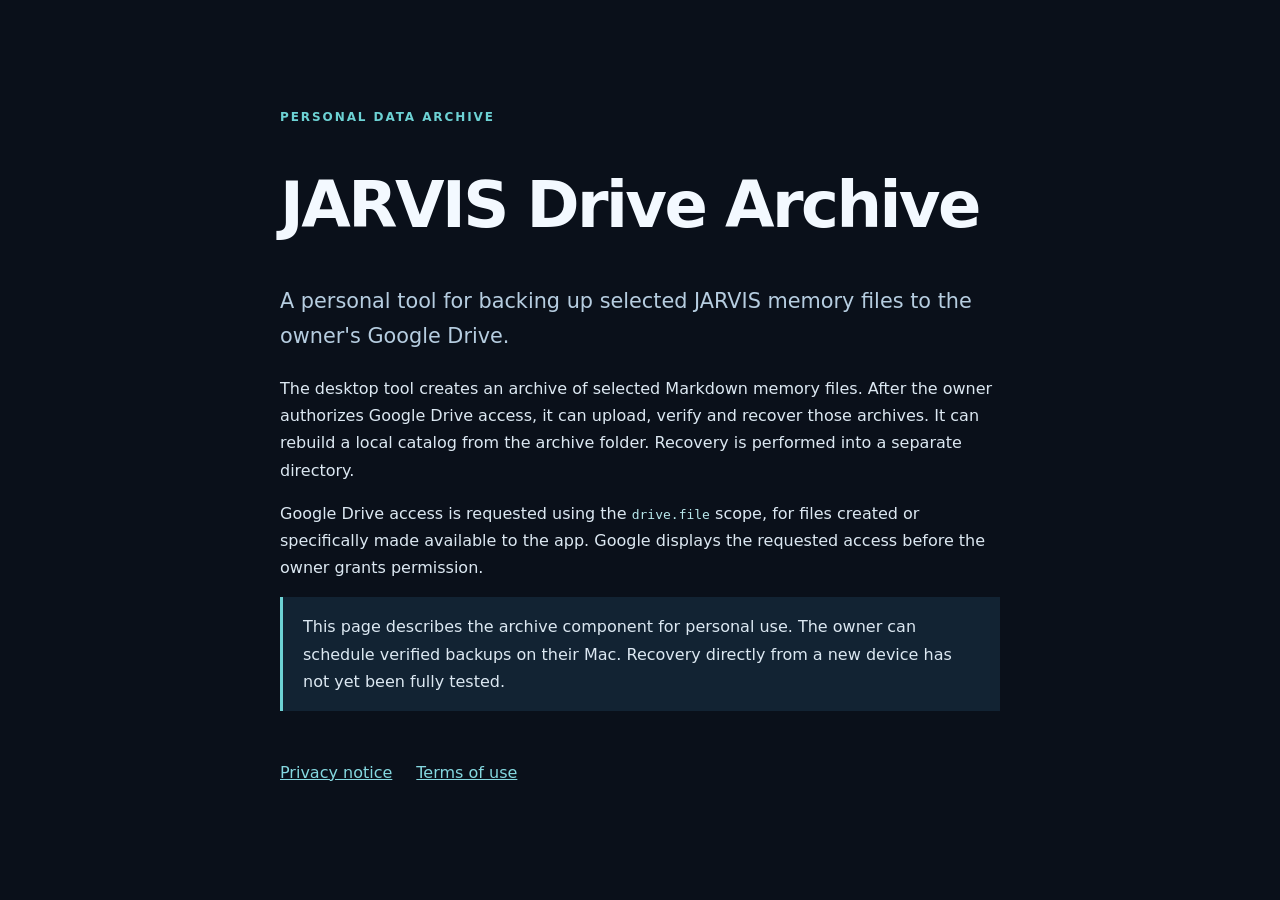
<file: index.html>
<!doctype html><html lang="en"><head><meta name="google-site-verification" content="ni4IVFiM8mYVhA43gDR4LBFRNbe9H_vp2hQwTA-mrpU" /><meta charset="utf-8"><meta name="viewport" content="width=device-width,initial-scale=1"><title>JARVIS Drive Archive</title><link rel="stylesheet" href="style.css"></head><body><main><p class="eyebrow">PERSONAL DATA ARCHIVE</p><h1>JARVIS Drive Archive</h1><p class="lead">A personal tool for backing up selected JARVIS memory files to the owner's Google Drive.</p><p>The desktop tool creates an archive of selected Markdown memory files. After the owner authorizes Google Drive access, it can upload, verify and recover those archives. It can rebuild a local catalog from the archive folder. Recovery is performed into a separate directory.</p><p>Google Drive access is requested using the <code>drive.file</code> scope, for files created or specifically made available to the app. Google displays the requested access before the owner grants permission.</p><div class="notice">This page describes the archive component for personal use. The owner can schedule verified backups on their Mac. Recovery directly from a new device has not yet been fully tested.</div><nav><a href="privacy.html">Privacy notice</a><a href="terms.html">Terms of use</a></nav></main></body></html>
</file>
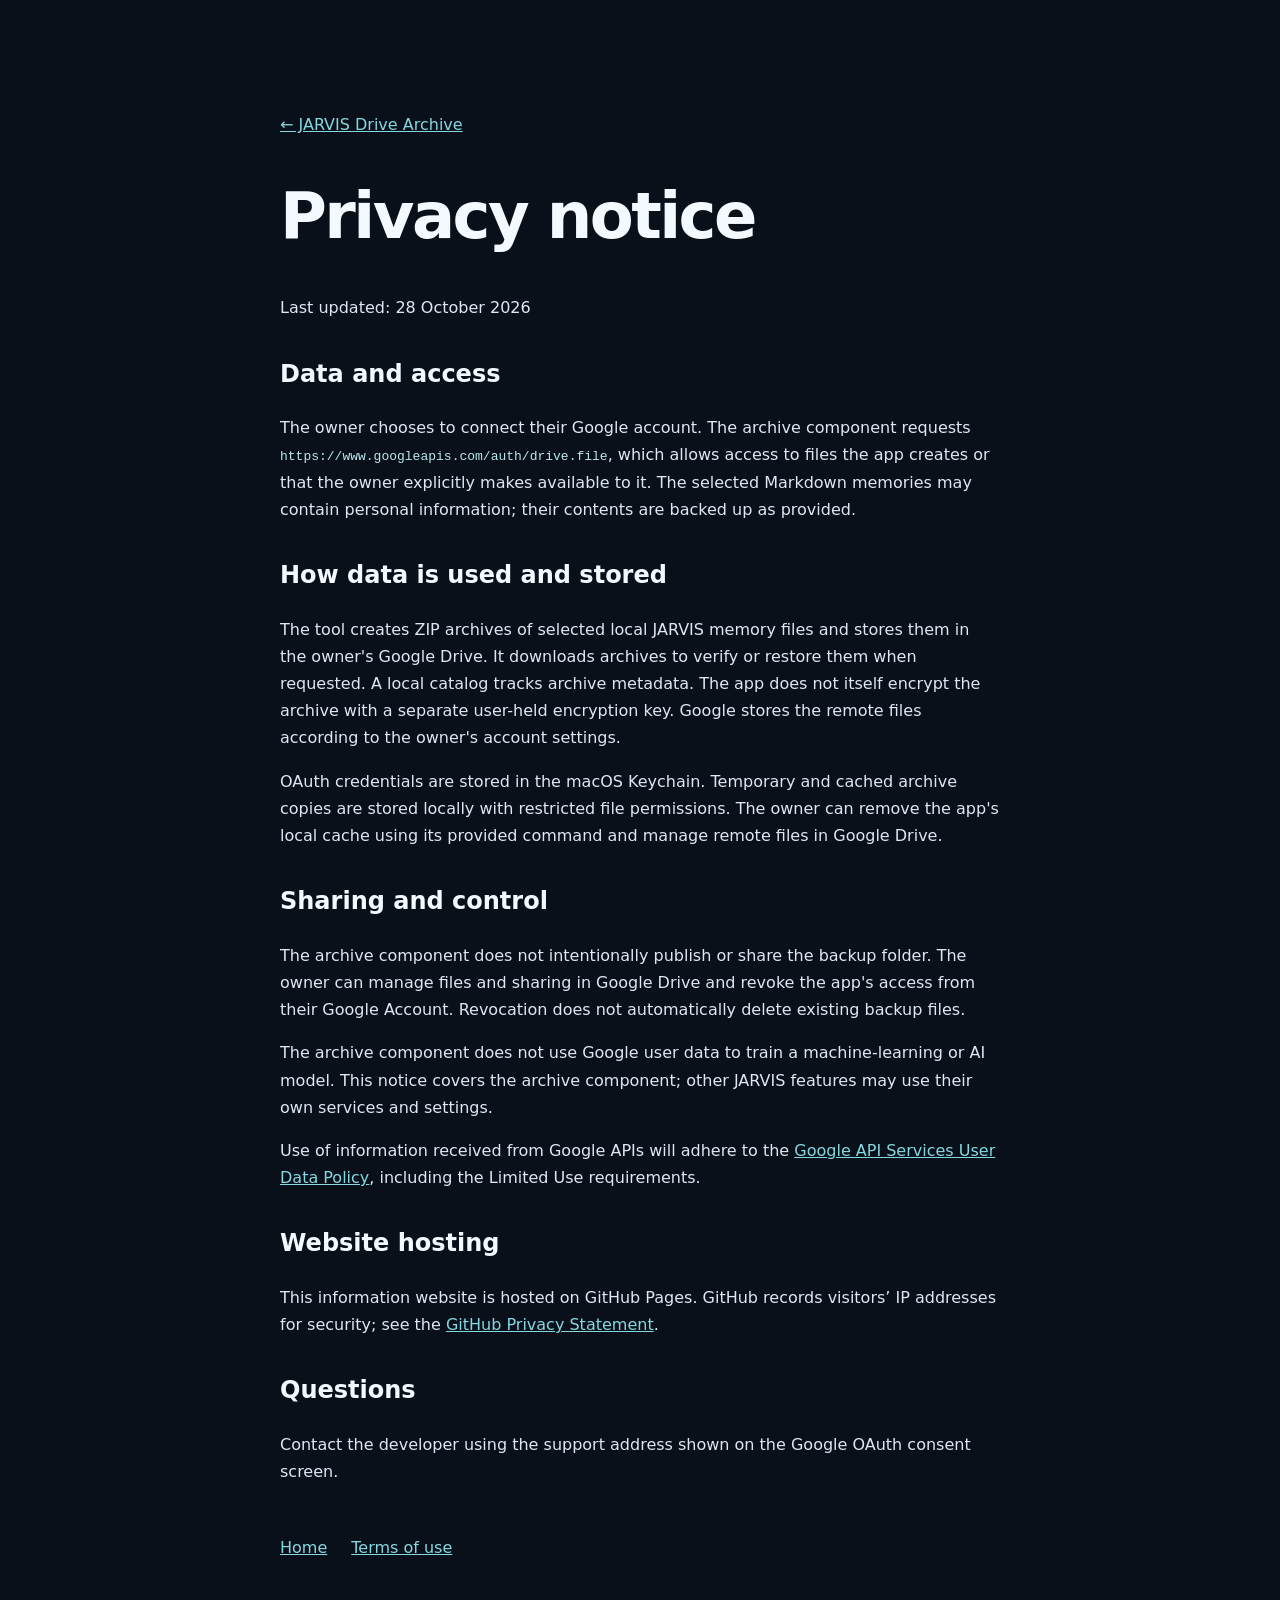
<file: privacy.html>
<!doctype html><html lang="en"><head><meta charset="utf-8"><meta name="viewport" content="width=device-width,initial-scale=1"><title>Privacy — JARVIS Drive Archive</title><link rel="stylesheet" href="style.css"></head><body><main><p><a href="index.html">← JARVIS Drive Archive</a></p><h1>Privacy notice</h1><p>Last updated: 28 October 2026</p><h2>Data and access</h2><p>The owner chooses to connect their Google account. The archive component requests <code>https://www.googleapis.com/auth/drive.file</code>, which allows access to files the app creates or that the owner explicitly makes available to it. The selected Markdown memories may contain personal information; their contents are backed up as provided.</p><h2>How data is used and stored</h2><p>The tool creates ZIP archives of selected local JARVIS memory files and stores them in the owner's Google Drive. It downloads archives to verify or restore them when requested. A local catalog tracks archive metadata. The app does not itself encrypt the archive with a separate user-held encryption key. Google stores the remote files according to the owner's account settings.</p><p>OAuth credentials are stored in the macOS Keychain. Temporary and cached archive copies are stored locally with restricted file permissions. The owner can remove the app's local cache using its provided command and manage remote files in Google Drive.</p><h2>Sharing and control</h2><p>The archive component does not intentionally publish or share the backup folder. The owner can manage files and sharing in Google Drive and revoke the app's access from their Google Account. Revocation does not automatically delete existing backup files.</p><p>The archive component does not use Google user data to train a machine-learning or AI model. This notice covers the archive component; other JARVIS features may use their own services and settings.</p><p>Use of information received from Google APIs will adhere to the <a href="https://developers.google.com/terms/api-services-user-data-policy">Google API Services User Data Policy</a>, including the Limited Use requirements.</p><h2>Website hosting</h2><p>This information website is hosted on GitHub Pages. GitHub records visitors’ IP addresses for security; see the <a href="https://docs.github.com/en/site-policy/privacy-policies/github-general-privacy-statement">GitHub Privacy Statement</a>.</p><h2>Questions</h2><p>Contact the developer using the support address shown on the Google OAuth consent screen.</p><nav><a href="index.html">Home</a><a href="terms.html">Terms of use</a></nav></main></body></html>
</file>
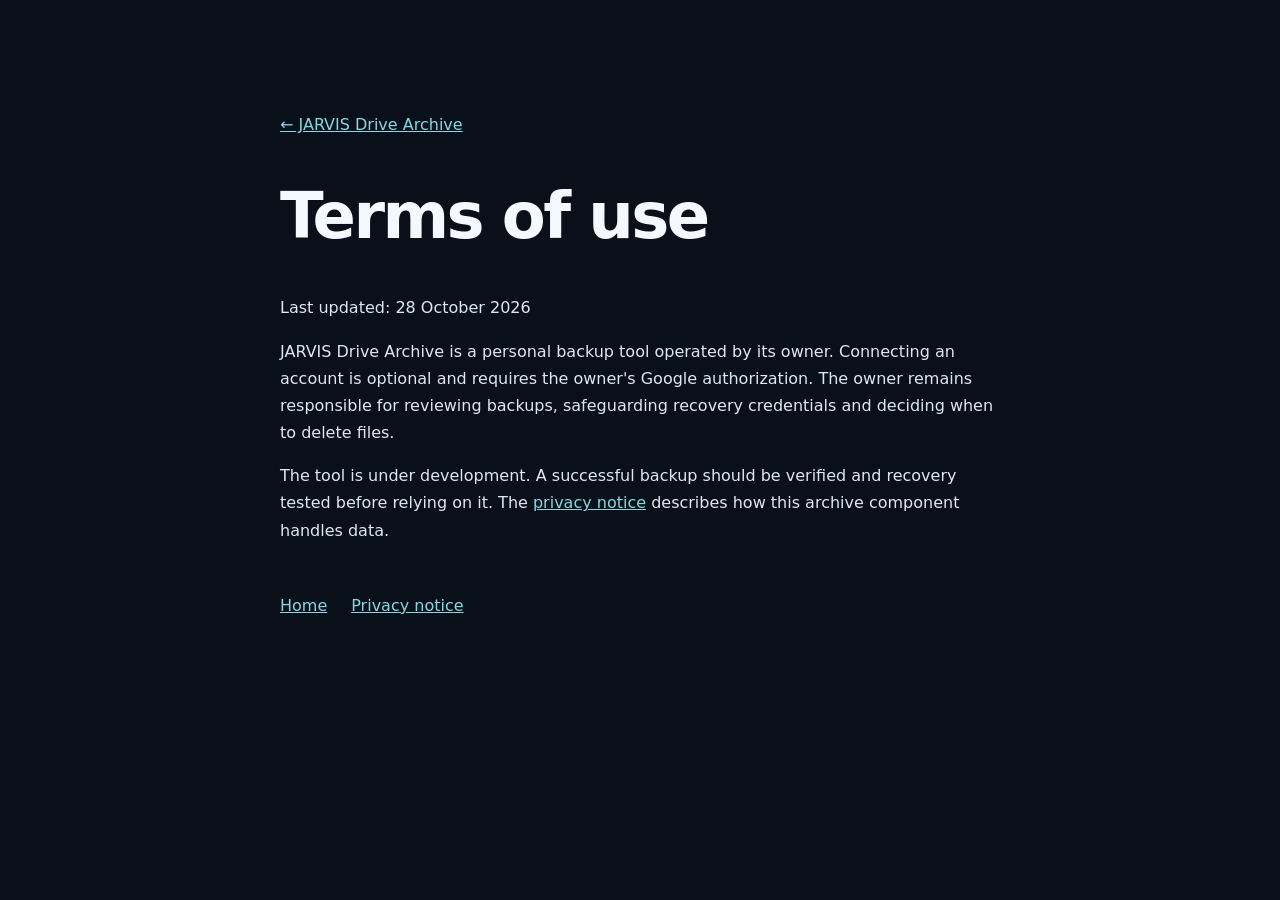
<file: terms.html>
<!doctype html><html lang="en"><head><meta charset="utf-8"><meta name="viewport" content="width=device-width,initial-scale=1"><title>Terms — JARVIS Drive Archive</title><link rel="stylesheet" href="style.css"></head><body><main><p><a href="index.html">← JARVIS Drive Archive</a></p><h1>Terms of use</h1><p>Last updated: 28 October 2026</p><p>JARVIS Drive Archive is a personal backup tool operated by its owner. Connecting an account is optional and requires the owner's Google authorization. The owner remains responsible for reviewing backups, safeguarding recovery credentials and deciding when to delete files.</p><p>The tool is under development. A successful backup should be verified and recovery tested before relying on it. The <a href="privacy.html">privacy notice</a> describes how this archive component handles data.</p><nav><a href="index.html">Home</a><a href="privacy.html">Privacy notice</a></nav></main></body></html>
</file>
<file: style.css>
:root{color-scheme:dark;font-family:system-ui,-apple-system,sans-serif;background:#0a101a;color:#dce8f2}body{margin:0}main{max-width:720px;margin:7vh auto;padding:32px;line-height:1.7}h1{font-size:clamp(2.4rem,7vw,4rem);line-height:1.1;letter-spacing:-.04em;color:#f3f9ff}h2{color:#f3f9ff;margin-top:2rem}.eyebrow{color:#6dd2d4;letter-spacing:.16em;font-size:.75rem;font-weight:700}.lead{font-size:1.3rem;color:#b6cde0}.notice{padding:16px 20px;border-left:3px solid #6dd2d4;background:#122333}nav{display:flex;gap:24px;margin-top:3rem;flex-wrap:wrap}a{color:#85d8e0}code{overflow-wrap:anywhere;color:#b9e9ed}
</file>
